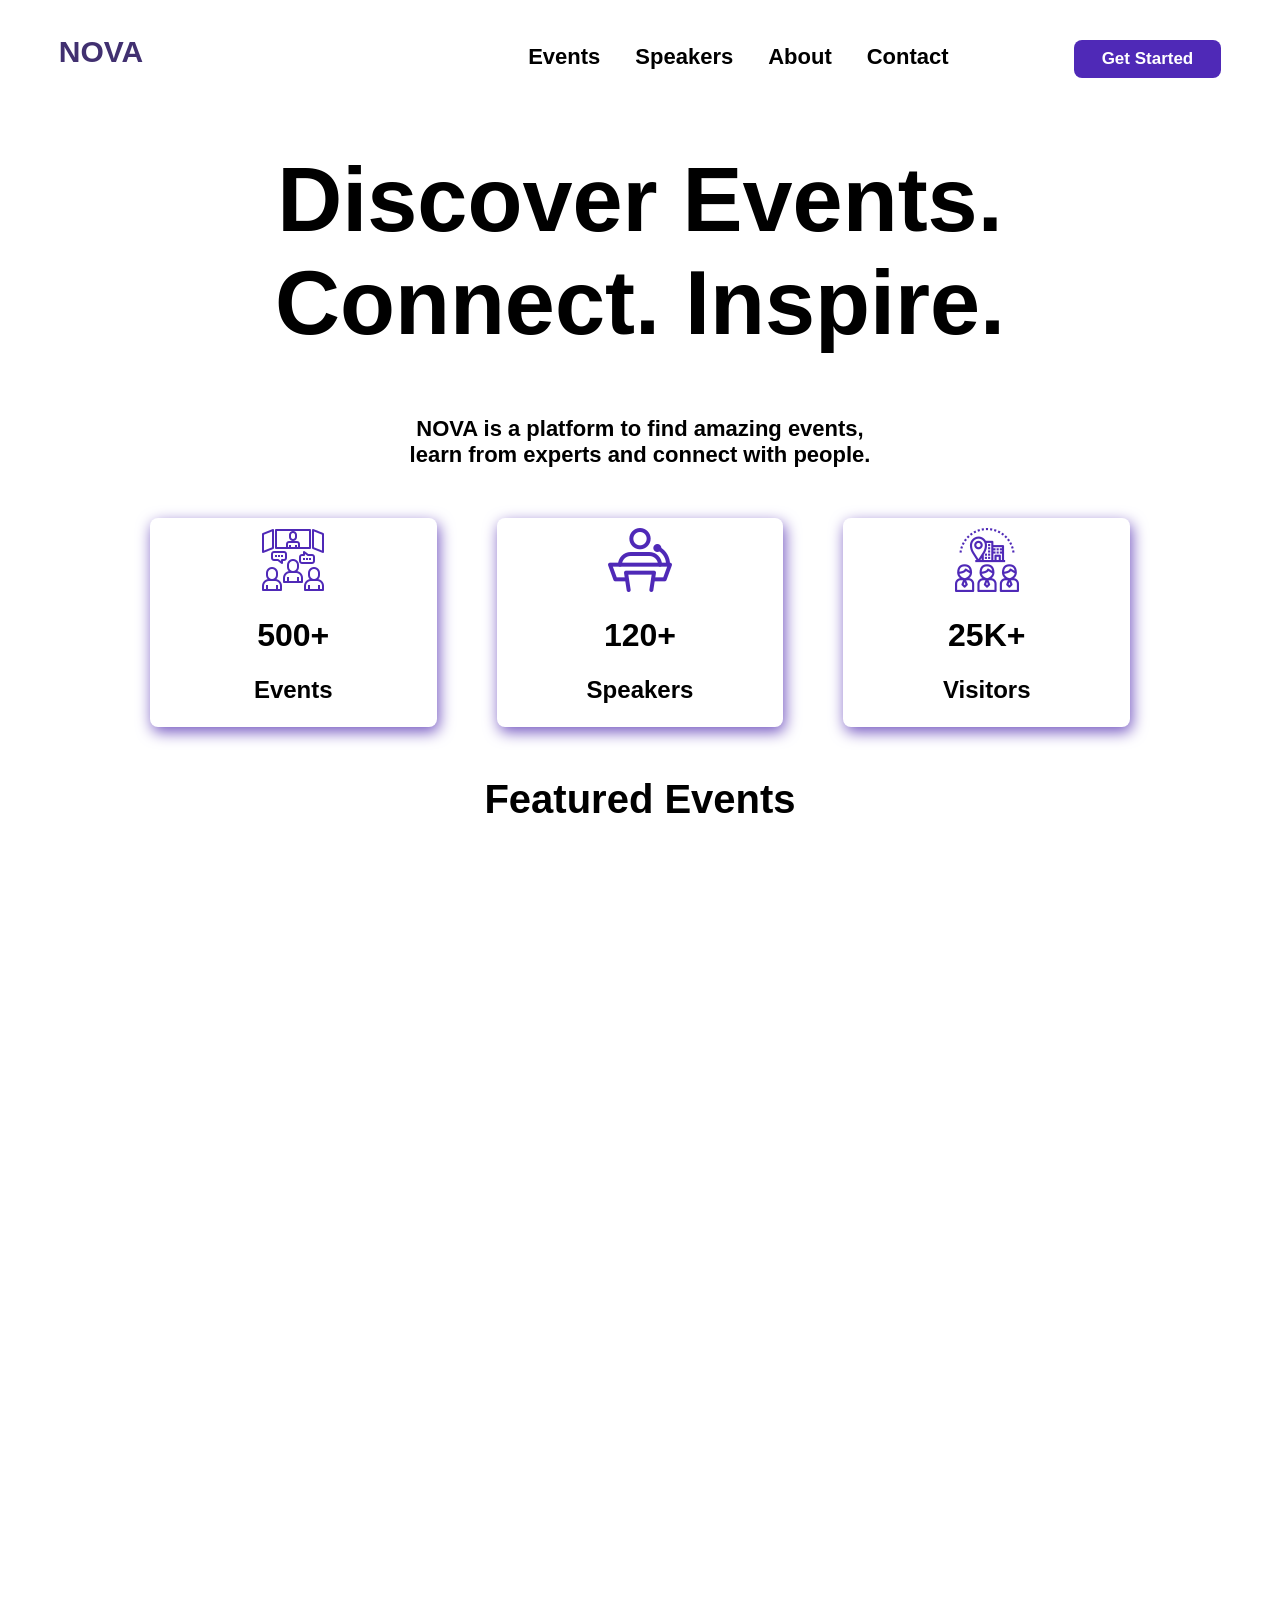
<file: index.html>
<!DOCTYPE html>
<html lang="en">

<head>
    <meta charset="UTF-8" />
    <meta name="viewport" content="width=device-width, initial-scale=1.0" />
    <title>NOVA</title>
    <link rel="stylesheet" href="https://unpkg.com/aos@2.3.1/dist/aos.css" />
    <link rel="stylesheet" href="style.css" />
</head>

<body>
    <header>
        <div>
            <a href="index.html">
                <h1 data-aos="fade-right" data-aos-delay="100" data-aos-duration="600"><span>NOVA</span></h1>
            </a>
        </div>
        <a href="events.html" data-aos="fade-right" data-aos-delay="100" data-aos-duration="700">Events</a>
        <a href="speakers.html" data-aos="fade-right" data-aos-delay="150" data-aos-duration="800">Speakers</a>
        <a href="about.html" data-aos="fade-right" data-aos-delay="200" data-aos-duration="900">About</a>
        <a href="contact.html" data-aos="fade-right" data-aos-delay="250" data-aos-duration="1000">Contact</a>
        <div data-aos="fade-right" data-aos-delay="300" data-aos-duration="1100">
            <a href="contact.html">
                <button>Get Started</button>
            </a>
        </div>
    </header>
    <main class="Home">
        <div class="discover">
            <div>
                <h1 data-aos="fade-up" data-aos-delay="100" data-aos-duration="1000">Discover Events.<br />Connect.
                    Inspire.</h1>
                <p data-aos="fade-down" data-aos-delay="200" data-aos-duration="1000">
                    NOVA is a platform to find amazing events,<br />learn from experts
                    and connect with people.
                </p>
            </div>
        </div>
        <div class="hero">
            <div data-aos="zoom-out" data-aos-delay="100" data-aos-duration="900">
                <img src="online-conference.png" alt="icon" />
                <h1>500+</h1>
                <h2>Events</h2>
            </div>
            <div data-aos="zoom-out" data-aos-delay="200" data-aos-duration="900">
                <img src="speaker.png" alt="icon" />
                <h1>120+</h1>
                <h2>Speakers</h2>
            </div>
            <div data-aos="zoom-out" data-aos-delay="300" data-aos-duration="900">
                <img src="visitor.png" alt="icon" />
                <h1>25K+</h1>
                <h2>Visitors</h2>
            </div>
        </div>
        <h1 style="
          text-align: center;
          justify-content: center;
          margin-top: 50px; font-size: 40px;" data-aos="fade-right" data-aos-delay="100" data-aos-duration="1000">Featured Events </h1>
        <div class="featured">
            <div data-aos="zoom-in" data-aos-delay="100" data-aos-duration="900">
                <img src="conf.jpeg" />
                <p><span>Technology</span></p>
                <h2>Web Conference 2026</h2>
                <p>Jun 15, 2026 - San Francisco, USA</p>
                <a href="events.html">
                    <button>Details</button>
                </a>
            </div>
            <div data-aos="zoom-in" data-aos-delay="200" data-aos-duration="900">
                <img src="buss.jpg" />
                <p style="color: green">Business</p>
                <h2>Business Summit</h2>
                <p>Jun 22, 2026 - New York, USA</p>
                <a href="events.html">
                    <button>Details</button>
                </a>
            </div>
            <div data-aos="zoom-in" data-aos-delay="300" data-aos-duration="900">
                <img src="dis.webp" />
                <p style="color: orange">Design</p>
                <h2>UX/UI Workshop</h2>
                <p>Jul 05, 2026 - Austin, USA</p>
                <a href="events.html">
                    <button>Details</button>
                </a>
            </div>
        </div>
        <h1 style="text-align: center; justify-content: center; margin-top: 50px" data-aos="fade-right" data-aos-delay="100" data-aos-duration="1000">
            Categories
        </h1>
        <div class="categories">
            <div data-aos="fade-right" data-aos-delay="100" data-aos-duration="600">
                <img src="transformation.png" alt="icon">
                <h2>Technology</h2>
            </div>
            <div data-aos="fade-right" data-aos-delay="200" data-aos-duration="700">
                <img src="briefcase.png" alt="icon">
                <h2>Business</h2>
            </div>
            <div data-aos="fade-right" data-aos-delay="300" data-aos-duration="600">
                <img src="design-thinking.png" alt="icon">
                <h2>Design</h2>
            </div>
            <div data-aos="fade-right" data-aos-delay="400" data-aos-duration="700">
                <img src="social-media-marketing.png" alt="icon">
                <h2>Marketing</h2>
            </div>
            <div data-aos="fade-right" data-aos-delay="500" data-aos-duration="600">
                <img src="school.png" alt="icon">
                <h2>Education</h2>
            </div>
            <div data-aos="fade-right" data-aos-delay="600" data-aos-duration="700">
                <img src="musical-note (1).png" alt="icon">
                <h2>Music</h2>
            </div>
        </div>
        <div class="annual">
            <div data-aos="fade-up" data-aos-delay="100" data-aos-duration="700">
                <h1>NOVA Annual Conference 2026</h1>
                <p>Join thousands of leaders and innovators fpr a day<br>of inspiration and natworking.</p>
                <a>
                    <button>Register Now</button>
                </a>
            </div>
        </div>
        <h1 style="text-align: center; " data-aos="fade-left" data-aos-delay="100" data-aos-duration="500">Speakers Preview</h1>
        <div class="Speakers">
            <div data-aos="fade-left" data-aos-delay="100" data-aos-duration="600">
                <img src="Screenshot 2026-08-25 190545.png">
                <h2>Jane Cooper</h2>
                <p>CEO TechNova</p>
            </div>
             <div data-aos="fade-left" data-aos-delay="200" data-aos-duration="600">
                <img src="Screenshot 2026-08-25 190806.png">
                <h2>Darell Steward</h2>
                <p>Product Leader Google</p>
            </div>
             <div data-aos="fade-left" data-aos-delay="300" data-aos-duration="600">
                <img src="Screenshot 2026-08-25 191106.png">
                <h2>Eleanor Pena</h2>
                <p>Design Director Figma</p>
            </div>
              <div data-aos="fade-left" data-aos-delay="400" data-aos-duration="600">
                <img src="ma.png">
                <h2>Cody Fisher</h2>
                <p>Marketing Maneger, HubSpot</p>
            </div>
        </div>
        <div class="ready">
            <div data-aos="zoom-in" data-aos-delay="100" data-aos-duration="700">
                <h1><span>Ready to discover your next event?</span></h1>
                <p>Explore events that inspire you.</p>
                <a href="events.html">
                <button>Explore Events</button>
             </a>
            </div>
        </div>
    </main>
    <script src="https://unpkg.com/aos@2.3.1/dist/aos.js"></script>
    <script>
        AOS.init((once = true));
    </script>
</body>

</html>
</file>
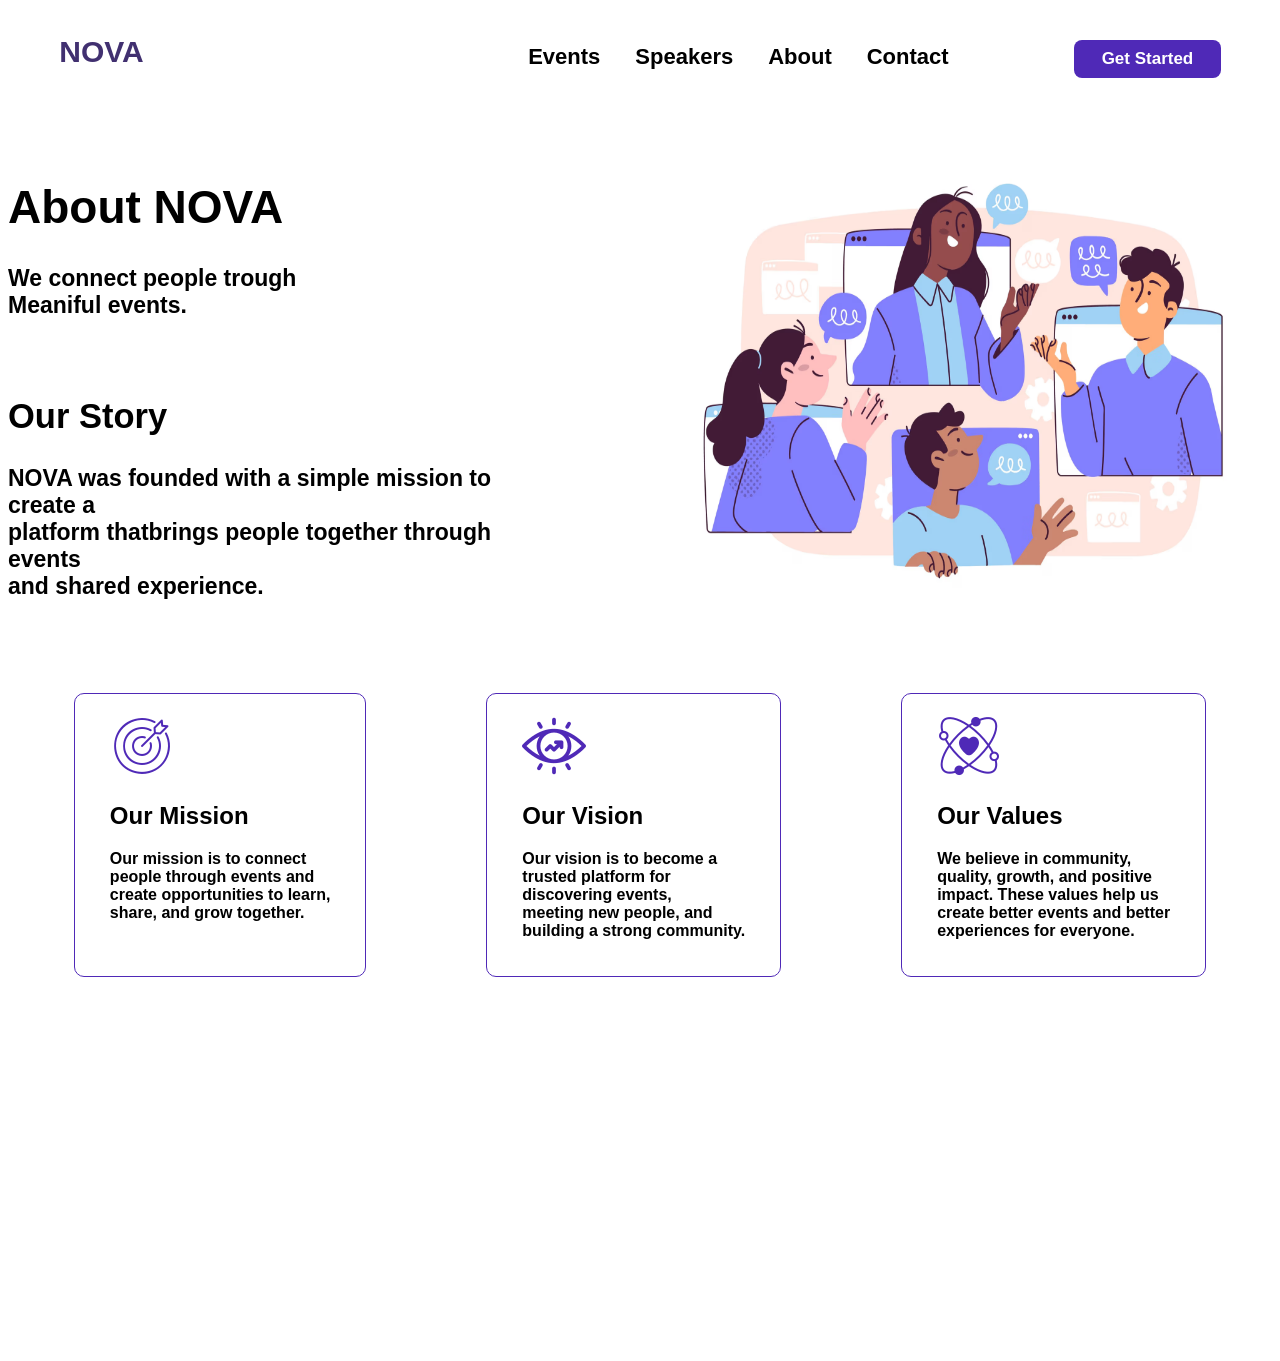
<file: about.html>
<!DOCTYPE html>
<html lang="en">

<head>
    <meta charset="UTF-8" />
    <meta name="viewport" content="width=device-width, initial-scale=1.0" />
    <title>NOVA</title>
    <link rel="stylesheet" href="https://unpkg.com/aos@2.3.1/dist/aos.css" />
    <link rel="stylesheet" href="style.css" />
</head>

<body>
    <header>
        <div>
            <a href="index.html">
                <h1 data-aos="fade-right" data-aos-delay="100" data-aos-duration="600"><span>NOVA</span></h1>
            </a>
        </div>
        <a href="events.html" data-aos="fade-right" data-aos-delay="100" data-aos-duration="700">Events</a>
        <a href="speakers.html" data-aos="fade-right" data-aos-delay="150" data-aos-duration="800">Speakers</a>
        <a href="about.html" data-aos="fade-right" data-aos-delay="200" data-aos-duration="900">About</a>
        <a href="contact.html" data-aos="fade-right" data-aos-delay="250" data-aos-duration="1000">Contact</a>
        <div data-aos="fade-right" data-aos-delay="300" data-aos-duration="1100">
            <a href="contact.html">
                <button>Get Started</button>
            </a>
        </div>
    </header>

<main class="about">
   <div class="abn">
    <div> 
    <h1 data-aos="fade-right" data-aos-duration="500" data-aos-delay="200">About NOVA</h1>
    <p data-aos="fade-right" data-aos-duration="600" data-aos-delay="250">We connect people trough<br>Meaniful events.</p><br>
    <h2 data-aos="fade-right" data-aos-duration="500" data-aos-delay="200">Our Story</h2>
    <p data-aos="fade-right" data-aos-duration="600" data-aos-delay="250">NOVA was founded with a simple mission to create a<br>  platform thatbrings people together through events<br> and shared experience.</p>
    </div>
     <img src="dis.avif" data-aos="fade-left" data-aos-duration="600" data-aos-delay="200">
   </div>
   <div class="mission">
        <div   data-aos="fade-up" data-aos-duration="500" data-aos-delay="200">
    <img src="mission.png" alt="icon">
    <h2>Our Mission</h2>
    <p>Our mission is to connect<br> people through events and<br> create opportunities to learn,<br> share, and grow together.</p>
    </div>
   <div data-aos="fade-up" data-aos-duration="600" data-aos-delay="300">
    <img src="vision.png" alt="icon">
    <h2>Our Vision</h2>
    <p>Our vision is to become a<br> trusted platform for<br> discovering events,<br> meeting new people, and<br> building a strong community.</p>
    </div>
    <div data-aos="fade-up" data-aos-duration="700" data-aos-delay="400">
    <img src="core-values.png" alt="icon">
    <h2>Our Values</h2>
    <p>We believe in community,<br> quality, growth, and positive<br> impact. These values help us<br> create better events and better<br> experiences for everyone.</p>
    </div>
   </div>
   <div class="ev500" data-aos="fade-up" data-aos-duration="700" data-aos-delay="400">
    <div data-aos="fade-up" data-aos-duration="700" data-aos-delay="400">
    <h1>10+</h1>
  <p>Contries</p>
</div>
    <div data-aos="fade-up" data-aos-duration="700" data-aos-delay="400">
    <h1>500+</h1>
  <p>Events</p>
</div>
  <div data-aos="fade-up" data-aos-duration="700" data-aos-delay="400">
    <h1>120+</h1>
  <p>Speakers</p>
</div>
  <div data-aos="fade-up" data-aos-duration="700" data-aos-delay="400">
    <h1>25K+</h1>
  <p>Participants</p>
</div>
   </div>
</main>

         <script src="https://unpkg.com/aos@2.3.1/dist/aos.js"></script>
    <script>
        AOS.init((once = true));
    </script>
</body>

</html>
</file>
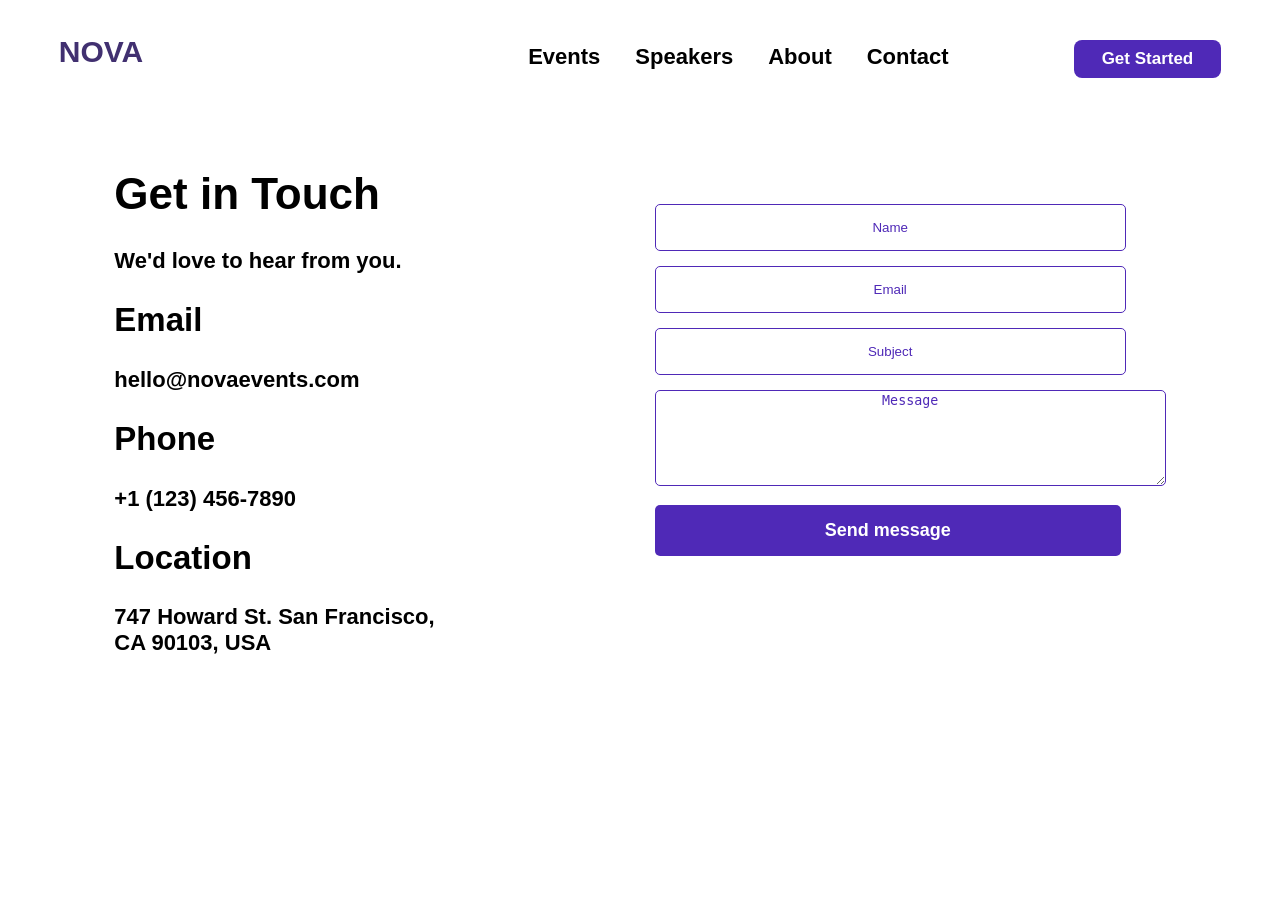
<file: contact.html>
<!DOCTYPE html>
<html lang="en">

<head>
    <meta charset="UTF-8" />
    <meta name="viewport" content="width=device-width, initial-scale=1.0" />
    <title>NOVA</title>
    <link rel="stylesheet" href="https://unpkg.com/aos@2.3.1/dist/aos.css" />
    <link rel="stylesheet" href="style.css" />
</head>

<body>
    <header>
        <div>
            <a href="index.html">
                <h1 data-aos="fade-right" data-aos-delay="100" data-aos-duration="600"><span>NOVA</span></h1>
            </a>
        </div>
        <a href="events.html" data-aos="fade-right" data-aos-delay="100" data-aos-duration="700">Events</a>
        <a href="speakers.html" data-aos="fade-right" data-aos-delay="150" data-aos-duration="800">Speakers</a>
        <a href="about.html" data-aos="fade-right" data-aos-delay="200" data-aos-duration="900">About</a>
        <a href="contact.html" data-aos="fade-right" data-aos-delay="250" data-aos-duration="1000">Contact</a>
        <div data-aos="fade-right" data-aos-delay="300" data-aos-duration="1100">
            <a href="contact.html">
                <button>Get Started</button>
            </a>
        </div>
    </header>


    <main class="Contact">
  <div class="lets">
    <div>
    <h1 data-aos="zoom-in" data-aos-duration="500" data-aos-delay="200">Get in Touch</h1>
    <p data-aos="fade-up" data-aos-duration="400" data-aos-delay="100">We'd love to hear from you.</p>
    <h2 data-aos="zoom-in" data-aos-duration="500" data-aos-delay="200">Email</h2>
    <p data-aos="fade-up" data-aos-duration="400" data-aos-delay="100">hello@novaevents.com</p>
    <h2 data-aos="zoom-in" data-aos-duration="500" data-aos-delay="200">Phone</h2>
    <p data-aos="fade-up" data-aos-duration="400" data-aos-delay="100">+1 (123) 456-7890</p>
    <h2 data-aos="zoom-in" data-aos-duration="500" data-aos-delay="200">Location</h2>
    <p data-aos="fade-up" data-aos-duration="400" data-aos-delay="100">747 Howard St. San Francisco,<br> CA 90103, USA</p>
  </div>
  </div>
  <div class="send">
    <div >
        <form>
      <input type="text" id="name" placeholder="Name" data-aos="fade-right" data-aos-duration="500" data-aos-delay="200" required><br>
       <input type="email" id="email" placeholder="Email" data-aos="fade-right" data-aos-duration="600" data-aos-delay="300" required><br>
       <input type="text" id="subject" placeholder="Subject"  data-aos="fade-right" data-aos-duration="700" data-aos-delay="400" required><br>
       <textarea id="message" rows="6" cols="61" placeholder="Message" data-aos="fade-right" data-aos-duration="900" data-aos-delay="400"></textarea><br>
       <input type="submit" id="submit" value="Send message" data-aos="fade-right" data-aos-duration="900" data-aos-delay="500">
            </form>
    </div>
  </div>
</main>
     <script src="https://unpkg.com/aos@2.3.1/dist/aos.js"></script>
    <script>
        AOS.init((once = true));
    </script>
</body>

</html>
</file>
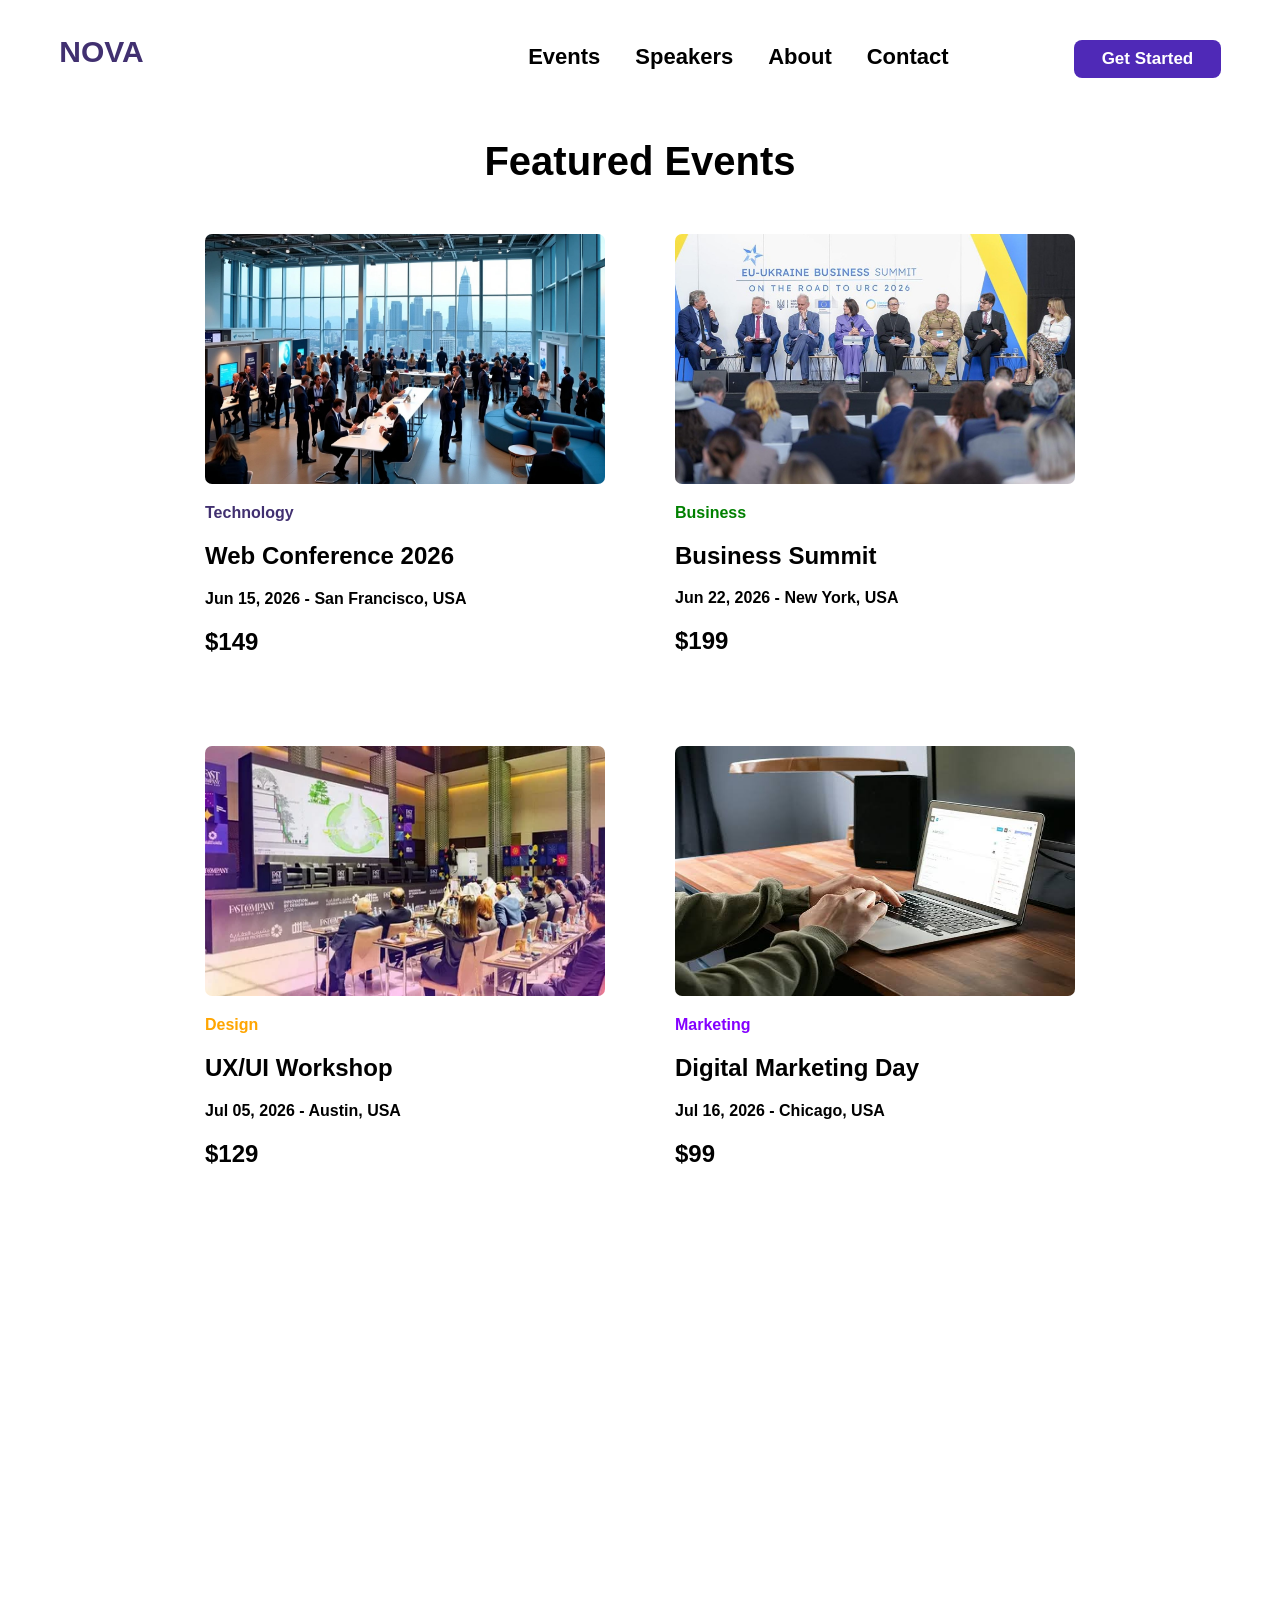
<file: events.html>
<!DOCTYPE html>
<html lang="en">

<head>
    <meta charset="UTF-8" />
    <meta name="viewport" content="width=device-width, initial-scale=1.0" />
    <title>NOVA</title>
    <link rel="stylesheet" href="https://unpkg.com/aos@2.3.1/dist/aos.css" />
    <link rel="stylesheet" href="style.css" />
</head>

<body>
    <header>
        <div>
            <a href="index.html">
                <h1 data-aos="fade-right" data-aos-delay="100" data-aos-duration="600"><span>NOVA</span></h1>
            </a>
        </div>
        <a href="events.html" data-aos="fade-right" data-aos-delay="100" data-aos-duration="700">Events</a>
        <a href="speakers.html" data-aos="fade-right" data-aos-delay="150" data-aos-duration="800">Speakers</a>
        <a href="about.html" data-aos="fade-right" data-aos-delay="200" data-aos-duration="900">About</a>
        <a href="contact.html" data-aos="fade-right" data-aos-delay="250" data-aos-duration="1000">Contact</a>
        <div data-aos="fade-right" data-aos-delay="300" data-aos-duration="1100">
            <a href="contact.html">
                <button>Get Started</button>
            </a>
        </div>
    </header>
<main class="Events">
            <h1 style="
          text-align: center;
          justify-content: center;
          margin-top: 50px; font-size: 40px;" data-aos="fade-right" data-aos-delay="100" data-aos-duration="1000">Featured Events </h1>
        <div class="featured">
            <div data-aos="zoom-in" data-aos-delay="100" data-aos-duration="900">
                <img src="conf.jpeg" />
                <p><span>Technology</span></p>
                <h2>Web Conference 2026</h2>
                <p>Jun 15, 2026 - San Francisco, USA</p>
               <h2>$149</h2>
            </div>
            <div data-aos="zoom-in" data-aos-delay="200" data-aos-duration="900">
                <img src="buss.jpg" />
                <p style="color: green">Business</p>
                <h2>Business Summit</h2>
                <p>Jun 22, 2026 - New York, USA</p>
              <h2>$199</h2>
            </div>
            <div data-aos="zoom-in" data-aos-delay="300" data-aos-duration="900">
                <img src="dis.webp" />
                <p style="color: orange">Design</p>
                <h2>UX/UI Workshop</h2>
                <p>Jul 05, 2026 - Austin, USA</p>
            <h2>$129</h2>
            </div>
                  <div data-aos="zoom-in" data-aos-delay="400" data-aos-duration="900">
                <img src="images.jfif" />
                <p style="color: rgb(132, 0, 255)">Marketing</p>
                <h2>Digital Marketing Day</h2>
                <p>Jul 16, 2026 - Chicago, USA</p>
            <h2>$99</h2>
            </div>
                  <div data-aos="zoom-in" data-aos-delay="500" data-aos-duration="900">
                <img src="hqdefault.jpg" />
                <p style="color: rgb(0, 209, 52)">Education</p>
                <h2>AI & Future Tech</h2>
                <p>Jul 25, 2026 - Chicago, USA</p>
            <h2>$179</h2>
            </div>
                  <div data-aos="zoom-in" data-aos-delay="550" data-aos-duration="900">
                <img src="aaa.jpg" />
                <p style="color: rgb(240, 96, 0)">Business</p>
                <h2>Stratups Growth</h2>
                <p>Aug 01, 2026 - Boston, USA</p>
            <h2>$159</h2>
            </div>
                      <div data-aos="zoom-in" data-aos-delay="600" data-aos-duration="800">
                <img src="images (1).jfif" />
                <p style="color: rgb(92, 0, 240)">Music</p>
                <h2>Music Industry Summit</h2>
                <p>Aug 10, 2026 - Los Angeles, USA</p>
            <h2>$149</h2>
            </div>
                      <div data-aos="zoom-in" data-aos-delay="650" data-aos-duration="800">
                <img src="cs.jpg" />
                <p style="color: rgb(0, 4, 240)">Technology</p>
                <h2>Cyber Security</h2>
                <p>Aug 13, 2026 - Los Angeles, USA</p>
            <h2>$179</h2>
            </div>
                   <div data-aos="zoom-in" data-aos-delay="650" data-aos-duration="800">
                <img src="images (2).jfif" />
                <p style="color: rgb(0, 196, 33)">Education</p>
                <h2>Online Education Day</h2>
                <p>Aug 20, 2026 - Miami, USA</p>
            <h2>$99</h2>
            </div>
        </div>
</main>
    
        <script src="https://unpkg.com/aos@2.3.1/dist/aos.js"></script>
    <script>
        AOS.init((once = true));
    </script>
</body>

</html>
</file>
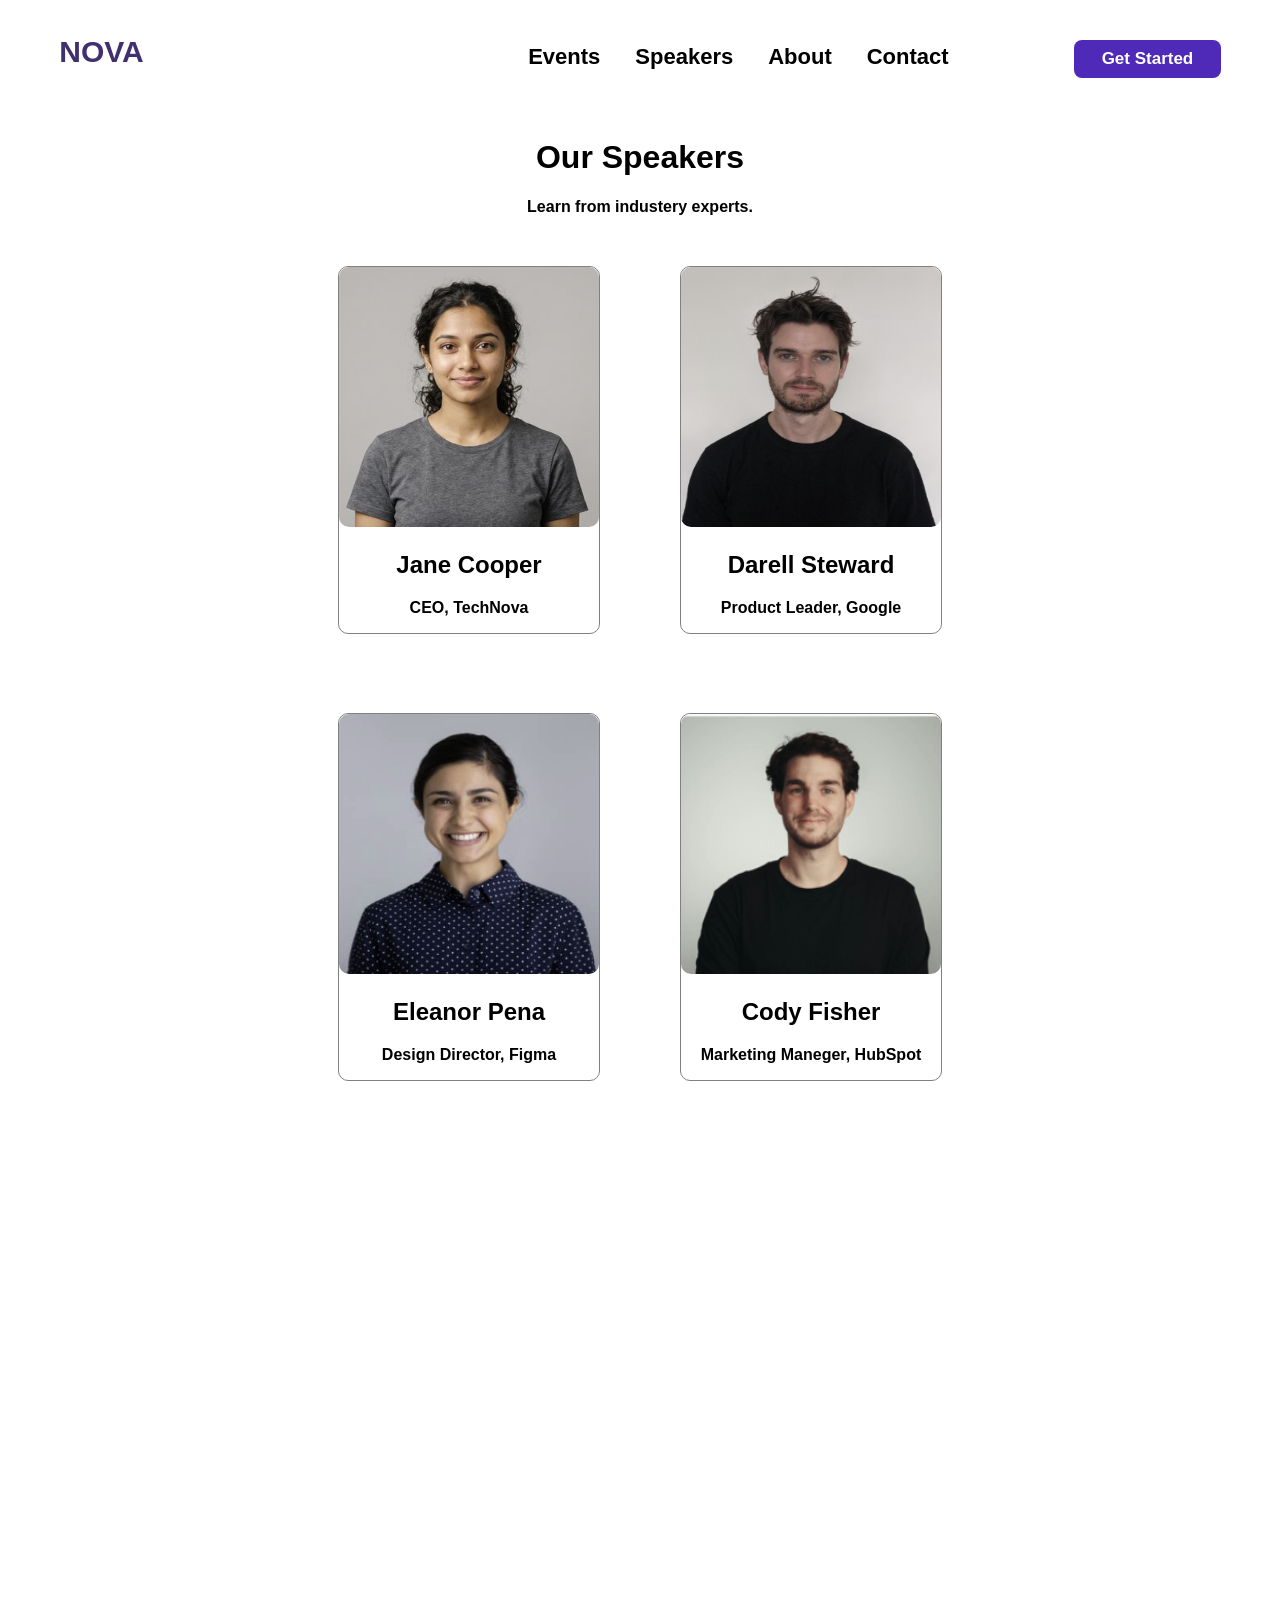
<file: speakers.html>
<!DOCTYPE html>
<html lang="en">

<head>
    <meta charset="UTF-8" />
    <meta name="viewport" content="width=device-width, initial-scale=1.0" />
    <title>NOVA</title>
    <link rel="stylesheet" href="https://unpkg.com/aos@2.3.1/dist/aos.css" />
    <link rel="stylesheet" href="style.css" />
</head>

<body>
    <header>
        <div>
            <a href="index.html">
                <h1 data-aos="fade-right" data-aos-delay="100" data-aos-duration="600"><span>NOVA</span></h1>
            </a>
        </div>
        <a href="events.html" data-aos="fade-right" data-aos-delay="100" data-aos-duration="700">Events</a>
        <a href="speakers.html" data-aos="fade-right" data-aos-delay="150" data-aos-duration="800">Speakers</a>
        <a href="about.html" data-aos="fade-right" data-aos-delay="200" data-aos-duration="900">About</a>
        <a href="contact.html" data-aos="fade-right" data-aos-delay="250" data-aos-duration="1000">Contact</a>
        <div data-aos="fade-right" data-aos-delay="300" data-aos-duration="1100">
            <a href="contact.html">
                <button>Get Started</button>
            </a>
        </div>
    </header>
<main class="Speaker">
        <h1 style="text-align: center;margin-top: 50px; " data-aos="fade-left" data-aos-delay="100" data-aos-duration="500">Our Speakers </h1>
        <p style="text-align: center; margin-bottom: 50px; " data-aos="fade-left" data-aos-delay="100" data-aos-duration="500">Learn from industery experts.</p>
        <div class="Speakers1">
            <div data-aos="fade-left" data-aos-delay="100" data-aos-duration="600">
                <img src="Screenshot 2026-08-25 190545.png">
                <h2>Jane Cooper</h2>
                <p>CEO, TechNova</p>
            </div>
             <div data-aos="fade-left" data-aos-delay="200" data-aos-duration="600">
                <img src="Screenshot 2026-08-25 190806.png">
                <h2>Darell Steward</h2>
                <p>Product Leader, Google</p>
            </div>
             <div data-aos="fade-left" data-aos-delay="300" data-aos-duration="600">
                <img src="Screenshot 2026-08-25 191106.png">
                <h2>Eleanor Pena</h2>
                <p>Design Director, Figma</p>
            </div>
              <div data-aos="fade-left" data-aos-delay="400" data-aos-duration="600">
                <img src="ma.png">
                <h2>Cody Fisher</h2>
                <p>Marketing Maneger, HubSpot</p>
            </div>
                    <div data-aos="fade-left" data-aos-delay="500" data-aos-duration="600">
                <img src="sgg.jfif">
                <h2>Theresa Webb</h2>
                <p>Founder & CEO, WebFlow</p>
            </div>
             <div data-aos="fade-left" data-aos-delay="600" data-aos-duration="600">
                <img src="1718236184493.jfif">
                <h2>Kristin Watson</h2>
                <p>AI Researcher, OpenAI</p>
            </div>
             <div data-aos="fade-left" data-aos-delay="700" data-aos-duration="600">
                <img src="DSC6989.jpg">
                <h2>Robert Fox</h2>
                <p>CEO Slack</p>
            </div>
              <div data-aos="fade-left" data-aos-delay="800" data-aos-duration="600">
                <img src="images (4).jfif">
                <h2>Wade Warrenr</h2>
                <p>CTO, Microsoft</p>
            </div>
            
  </div>
</main>
 <script src="https://unpkg.com/aos@2.3.1/dist/aos.js"></script>
    <script>
        AOS.init((once = true));
    </script>
</body>

</html>
</file>
<file: style.css>
header{
    position: sticky;
    top:0;
    z-index: 1000;
    display: flex;
    justify-content: center;
    text-align: center;
    gap: 35px;
    background-color: rgb(255, 255, 255);
}
header a{
    text-decoration: none;
    color: black;
    font-size: 22px;
    margin-top: 36px;
}
header h1{
    font-size: 30px;
   margin-top: 27px;
   font-weight: bolder;
   font-family: Verdana, Geneva, Tahoma, sans-serif;
   margin-right: 350px;
}
header button{
    font-family: 'Trebuchet MS', 'Lucida Sans Unicode', 'Lucida Grande', 'Lucida Sans', Arial, sans-serif;
    font-weight: bold;
    margin-top: 32px;
    margin-left: 90px;
    font-size: 17px;
    padding: 9px 28px;
    border: none;
    border-radius: 8px;
    background-color: #4f29b7;
    color: white;
    transition: 0.4s ease-in-out !important;
}
header button:hover{
    transform: translateY(-3px);
    background-color: rgb(115, 86, 192);
    color: rgb(221, 221, 221);
}
body{
    font-family: 'Trebuchet MS', 'Lucida Sans Unicode', 'Lucida Grande', 'Lucida Sans', Arial, sans-serif;
    font-weight: bold;
}
.hero{
    display: flex;
    gap: 60px;
    text-align: center;
    justify-content: center;
    margin-top: 50px;
}
.hero div{
    border: none;
    box-shadow: 2px 5px 15px rgb(115, 86, 192) ;
    padding: 10px 30px;
    width: 6cm;
    height: 5cm;
    border-radius: 8px;
}
.discover{
    justify-content: center;
    text-align:center ;
}
.discover h1{
    font-size: 90px;
}
.discover p{
    font-size: 22px;
}
span{
    color: rgb(65, 48, 112);
}
.featured{
    display: flex;
    flex-wrap: wrap;
    gap: 70px;
    justify-content: center;
    margin-top: 50px;
    margin-bottom: 50px;
    margin-left: 50px;
    margin-right: 50px;
}
.featured img{
    border-radius: 7px;
    width: 400px;
    height: 250px;
}
.featured button{
    font-family: 'Trebuchet MS', 'Lucida Sans Unicode', 'Lucida Grande', 'Lucida Sans', Arial, sans-serif;
    font-weight: bold;
    font-size: 19px;
    border: none;
    border-radius: 8px;
    background-color: #ffffff;
    color:   #4f29b7;
    cursor: pointer;
    transition: 0.4s ease-in-out !important;
}
.categories{
    display: flex;
    gap: 23px;
    justify-content: center;
    margin-top: 50px;
    margin-bottom: 50px;
}
.categories div{
    background-color: rgb(249, 245, 250);
    width: 5cm;
    padding: 10px 0px 0px 10px;
    border-radius: 9px;
}
.annual{
    justify-content: center;
    text-align: center;
    margin-top: 50px;
    margin-bottom: 50px;
    display: flex;
}
.annual div{
    background-color: #ede7ff;
    padding: 20px 400px;
    border-radius: 10px;
     transition: 0.4s ease-in-out !important;
}
.annual div:hover{
    transform: translateY(-5px);
    background-color: #b9baf8;
    border-radius: 15px;
}
.annual button{
    font-family: 'Trebuchet MS', 'Lucida Sans Unicode', 'Lucida Grande', 'Lucida Sans', Arial, sans-serif;
    font-weight: bold;
    font-size: 13px;
    padding: 9px 28px;
    border: none;
    border-radius: 8px;
    background-color: #4f29b7;
    color: white;
    transition: 0.6s ease-in-out !important;
}
.annual button:hover{
    transform: translateY(-3px);
    background-color: rgb(115, 86, 192);
    color: rgb(221, 221, 221);
}
.Speakers img{
    width: 260px;
    height: 260px;
    border-radius: 10px;
}
.Speakers{
    display: flex;
    flex-wrap: wrap;
    margin-left: 70px;
    margin-right: 70px;
    justify-content: center;
    gap: 80px;
    margin-bottom: 50px;
}
.Speakers div{
    border-radius: 10px;
    border: 1px solid grey;
    text-align: center;
    pad: 10px;
}
.ready div{
    background-color: #ece7fa;
    border-radius: 8px;
    padding: 20px 300px;
    transition: 0.6s ease-in-out !important;
}
.ready div:hover{
    transform: translateY(-5px);
    background-color: #b9baf8;
    border-radius: 15px;
}
.ready{
        display: flex;
        justify-content: center;
        text-align: center;
        margin-top: 60px;
        margin-bottom: 60px;
}
.ready button{
  font-family: 'Trebuchet MS', 'Lucida Sans Unicode', 'Lucida Grande', 'Lucida Sans', Arial, sans-serif;
    font-weight: bold;
    font-size: 13px;
    padding: 9px 28px;
    border: none;
    border-radius: 8px;
    background-color: #4f29b7;
    color: white;
    transition: 0.4s ease-in-out !important;
}
.ready button:hover{
        transform: translateY(-3px);
    background-color: rgb(115, 86, 192);
    color: rgb(221, 221, 221);
}
.Speakers1 img{
    width: 260px;
    height: 260px;
    border-radius: 10px;
}
.Speakers1{
    display: flex;
    flex-wrap: wrap;
    margin-left: 200px;
    margin-right: 200px;
    justify-content: center;
    gap: 80px;
    margin-bottom: 50px;
}
.Speakers1 div{
    border-radius: 10px;
    border: 1px solid grey;
    text-align: center;
}
.Contact{
    margin-top: 50px;
    display: flex;
    justify-content: center;
    gap: 220px;
}
.lets{
    font-size: 22px;
}
input{
    padding: 15px 150px;
    margin-top: 15px;
    border-radius: 5px;
    border: 1px solid  #4f29b7;
}
#message{
    margin-top: 15px;
     border: 1px solid  #4f29b7;
     border-radius: 5px;
}
#submit{
     padding: 15px 170px;
     background-color:  #4f29b7;
     font-weight: bold;
     font-size: 18px;
     border: none;
     color: white;
}
.send{
    margin-top: 50px;
}
::placeholder{
    color: #4f29b7;
    text-align: center;
}
.abn{
    display: flex;
    justify-content: center;
    gap: 150px;
    font-size: 23px;
    margin-top: 60px;
    margin-bottom: 50px;
}
.abn img{
    border-radius: 10px;
    width: 600px;
}
.mission{
    display: flex;
    justify-content: center;
    gap: 120px;
    margin-top: 70px;
    margin-bottom: 50px;
}
.mission div{
    border: 1px solid #4f29b7;
    border-radius: 10px;
    padding: 20px 35px;
}
.ev500{
    display: flex;
    justify-content: center;
    gap: 180px;
    margin-bottom: 50px;
    background-color: #4a4ca3;
    padding: 20px;
    margin-left: 300px;
    margin-right: 300px;
    border-radius: 10px;
    color: white;
}
</file>
